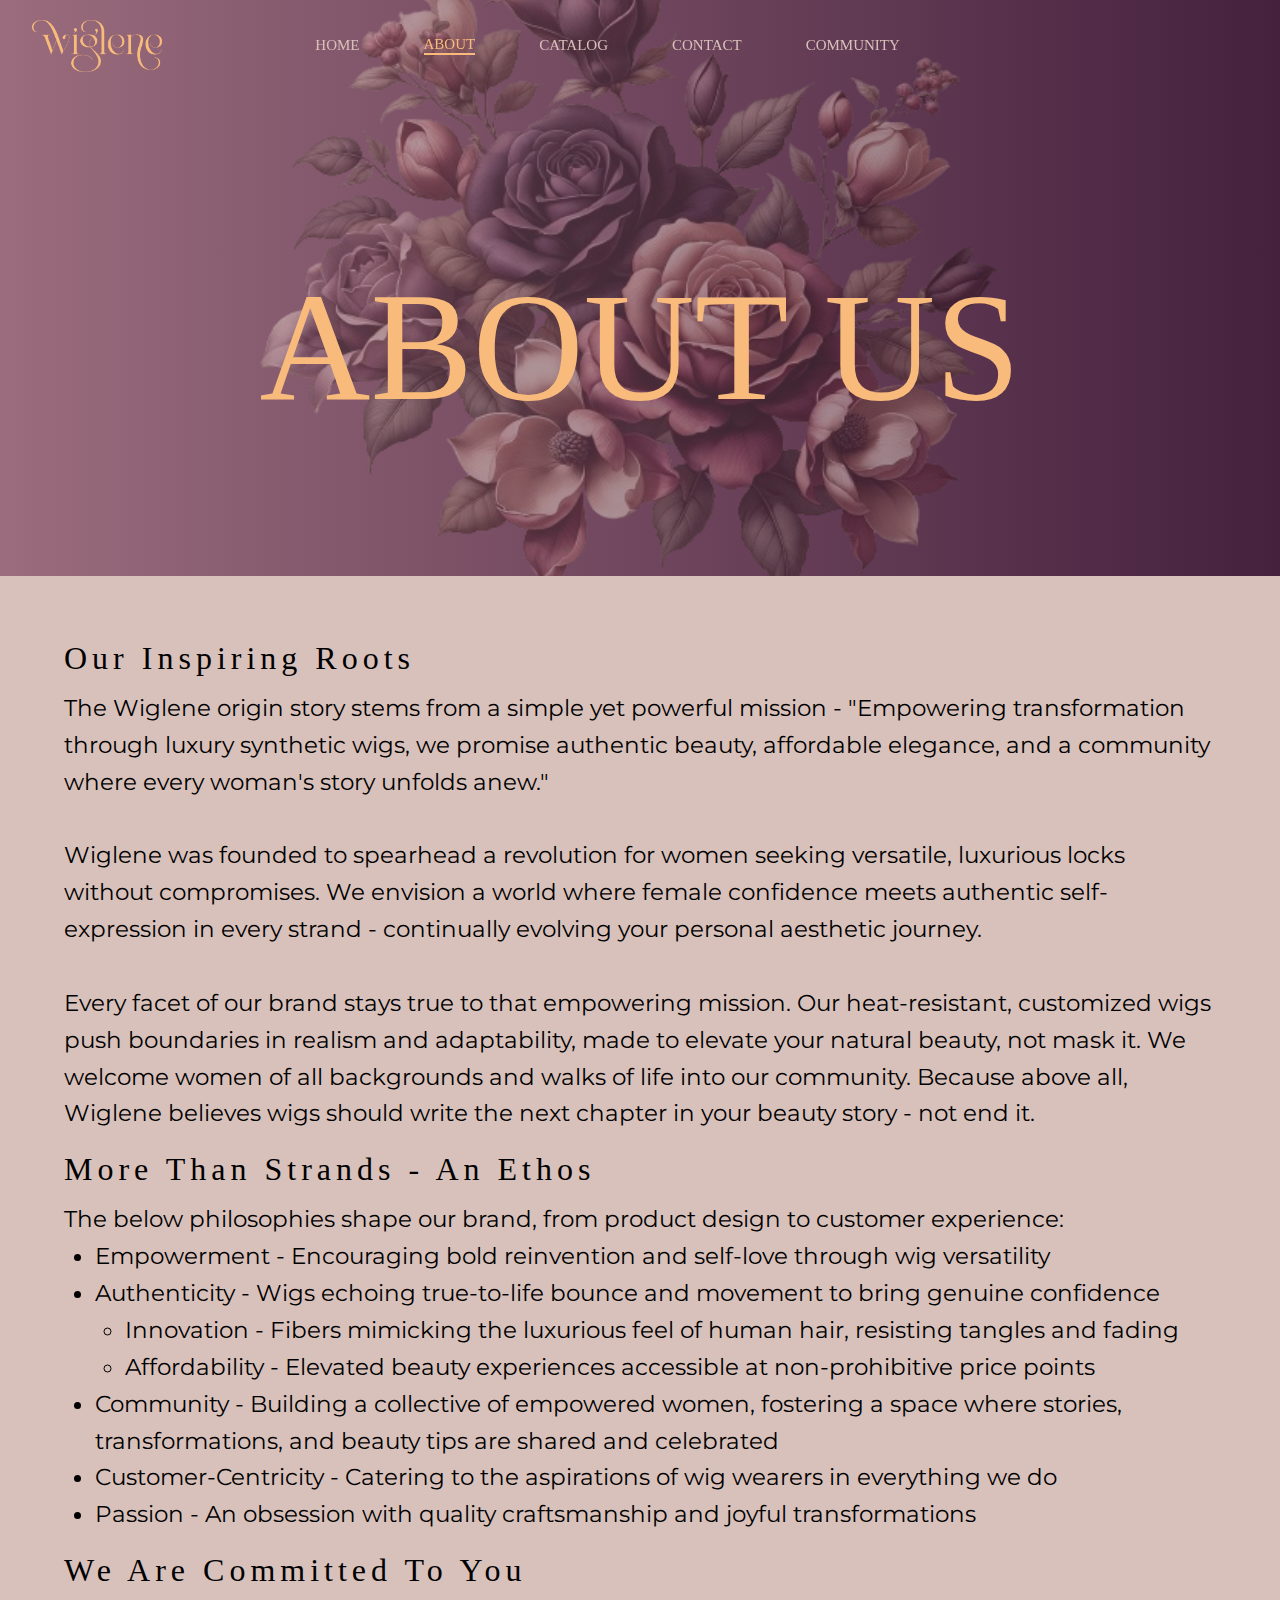
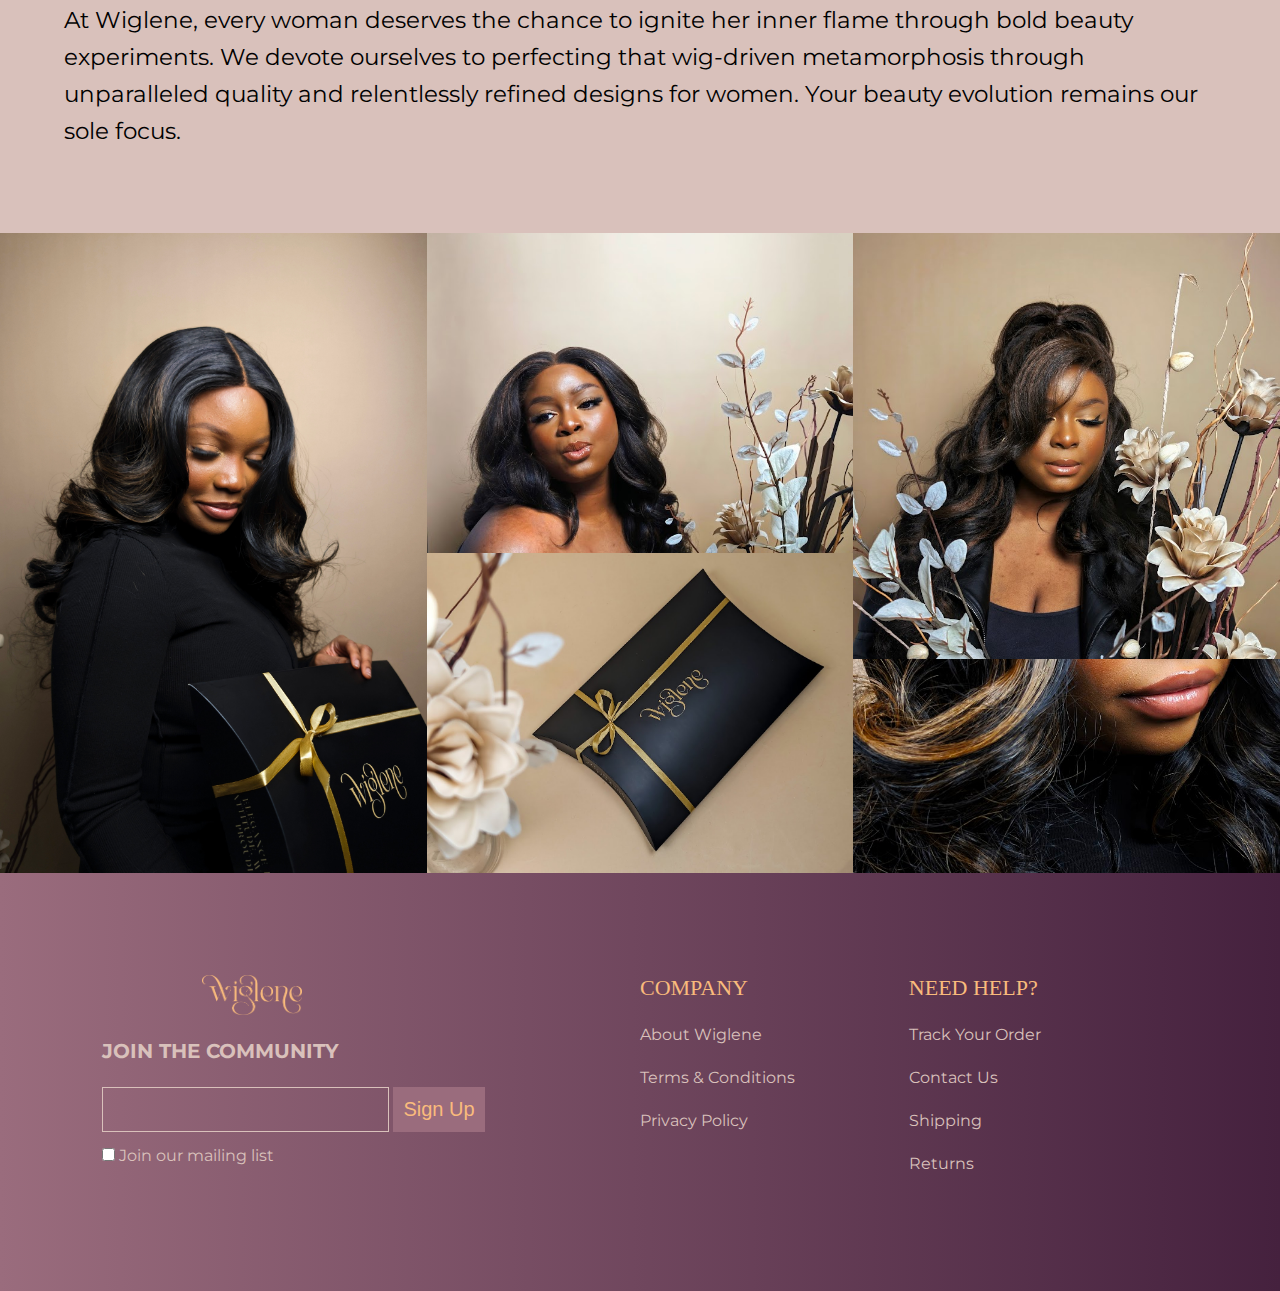
<file: about.html>
<!DOCTYPE html>
<html lang="en">
  <head>
    <meta charset="UTF-8" />
    <meta name="viewport" content="width=device-width, initial-scale=1.0" />
    <title>Havilah</title>
    <link rel="icon" href="images/favicon.png" type="image/png" />
    <!-- FONT AWESOME -->
    <link
      rel="stylesheet"
      href="https://cdnjs.cloudflare.com/ajax/libs/font-awesome/6.5.1/css/all.min.css"
      integrity="sha512-DTOQO9RWCH3ppGqcWaEA1BIZOC6xxalwEsw9c2QQeAIftl+Vegovlnee1c9QX4TctnWMn13TZye+giMm8e2LwA=="
      crossorigin="anonymous"
      referrerpolicy="no-referrer"
    />
    <!-- MY CSS -->
    <link rel="stylesheet" href="./css/all.css" />
  </head>
  <body>
    <!-- NAVBAR -->
    <nav class="nav">
      <div class="logo">
        <img src="images/logo.png" alt="logo" />
      </div>
      <div class="nav-links-container">
        <a href="./index.html" class="nav-link">HOME</a>
        <a href="./about.html" class="nav-link active">ABOUT</a>
        <a href="./catalog.html" class="nav-link">CATALOG</a>
        <a href="./contact.html" class="nav-link">CONTACT</a>
        <a href="./community.html" class="nav-link">COMMUNITY</a>
      </div>
      <div class="icons-container">
        <div class="icon"><i class="fa-solid fa-heart"></i></div>
        <div class="icon"><i class="fa-solid fa-magnifying-glass"></i></div>
        <div class="icon"><i class="fa-solid fa-user"></i></div>
        <div class="icon"><i class="fa-solid fa-bag-shopping"></i></div>
      </div>
      <i
        class="fa-solid fa-bars-staggered menu-bars"
        onclick="showSidebar()"
      ></i>
      <!-- SIDEBAR -->
      <div class="sidebar hide">
        <i class="fa-solid fa-x" onclick="hideSidebar()"></i>
        <div class="sidebar-nav-links-container">
          <a href="./index.html" class="nav-link">HOME</a>
          <a href="./about.html" class="nav-link active">ABOUT</a>
          <a href="./catalog.html" class="nav-link">CATALOG</a>
          <a href="./contact.html" class="nav-link">CONTACT</a>
          <a href="./community.html" class="nav-link">COMMUNITY</a>
        </div>
        <div class="sidebar-icons-container">
          <div class="icon"><i class="fa-solid fa-heart"></i></div>
          <div class="icon"><i class="fa-solid fa-magnifying-glass"></i></div>
          <div class="icon"><i class="fa-solid fa-user"></i></div>
          <div class="icon"><i class="fa-solid fa-bag-shopping"></i></div>
        </div>
      </div>
    </nav>
    <!-- ABOUT HEADER -->
    <section class="about__header__container">
      <div class="about__header__img__container"></div>
      <div class="about__header__title">ABOUT US</div>
    </section>
    <!-- ABOUT DESCRIPTION -->
    <section class="description__container">
      <h2 class="description__heading">Our Inspiring Roots</h2>
      <p class="description__paragraph">
        The Wiglene origin story stems from a simple yet powerful mission -
        "Empowering transformation through luxury synthetic wigs, we promise
        authentic beauty, affordable elegance, and a community where every
        woman's story unfolds anew."<br /><br />Wiglene was founded to spearhead
        a revolution for women seeking versatile, luxurious locks without
        compromises. We envision a world where female confidence meets authentic
        self-expression in every strand - continually evolving your personal
        aesthetic journey.<br /><br />Every facet of our brand stays true to
        that empowering mission. Our heat-resistant, customized wigs push
        boundaries in realism and adaptability, made to elevate your natural
        beauty, not mask it. We welcome women of all backgrounds and walks of
        life into our community. Because above all, Wiglene believes wigs should
        write the next chapter in your beauty story - not end it.
      </p>
      <h2 class="description__heading">More Than Strands - An Ethos</h2>
      <div class="description__paragraph">
        The below philosophies shape our brand, from product design to customer
        experience:
        <ul>
          <li>
            Empowerment - Encouraging bold reinvention and self-love through wig
            versatility
          </li>
          <li>
            Authenticity - Wigs echoing true-to-life bounce and movement to
            bring genuine confidence
            <ul>
              <li>
                Innovation - Fibers mimicking the luxurious feel of human hair,
                resisting tangles and fading
              </li>
              <li>
                Affordability - Elevated beauty experiences accessible at
                non-prohibitive price points
              </li>
            </ul>
          </li>
          <li>
            Community - Building a collective of empowered women, fostering a
            space where stories, transformations, and beauty tips are shared and
            celebrated
          </li>
          <li>
            Customer-Centricity - Catering to the aspirations of wig wearers in
            everything we do
          </li>
          <li>
            Passion - An obsession with quality craftsmanship and joyful
            transformations
          </li>
        </ul>
      </div>
      <h2 class="description__heading">We Are Committed To You</h2>
      <p class="description__paragraph">
        At Wiglene, every woman deserves the chance to ignite her inner flame
        through bold beauty experiments. We devote ourselves to perfecting that
        wig-driven metamorphosis through unparalleled quality and relentlessly
        refined designs for women. Your beauty evolution remains our sole focus.
      </p>
    </section>
    <!-- IMAGE GALLERY -->
    <section class="image__gallery__container">
      <div class="image__gallery__item image__gallery__item__1"></div>
      <div class="image__gallery__item image__gallery__item__2"></div>
      <div class="image__gallery__item image__gallery__item__3"></div>
      <div class="image__gallery__item image__gallery__item__4"></div>
      <div class="image__gallery__item image__gallery__item__5"></div>
    </section>
    <!-- FOOTER -->
    <footer class="footer">
      <div class="footer-col footer-col-1">
        <img src="images/logo.png" alt="Logo" class="footer-logo" />
        <p class="footer-paragraph">join the community</p>
        <form action="" class="footer__form">
          <div>
            <input type="email" />
            <button type="submit">Sign Up</button>
          </div>
          <div>
            <input type="checkbox" name="" id="joinOurMailingList" />
            <label for="joinOurMailingList">Join our mailing list</label>
          </div>
        </form>
        <div class="social-icons-container">
          <i class="icon fa-brands fa-solid fa-instagram"></i>
          <i class="icon fa-brands fa-pinterest"></i>
          <i class="icon fa-brands fa-tiktok"></i>
        </div>
      </div>
      <div class="footer-col footer-col-2">
        <span class="footer-links-title">COMPANY</span>
        <span class="footer-link">About Wiglene</span>
        <span class="footer-link">Terms & Conditions</span>
        <span class="footer-link">Privacy Policy</span>
      </div>
      <div class="footer-col footer-col-3">
        <span class="footer-links-title">NEED HELP?</span>
        <span class="footer-link">Track Your Order</span>
        <span class="footer-link">Contact Us</span>
        <span class="footer-link">Shipping</span>
        <span class="footer-link">Returns</span>
      </div>
    </footer>
    <!-- NAVBAR JS -->
    <script src="./js/navbar.js"></script>
  </body>
</html>
</file>
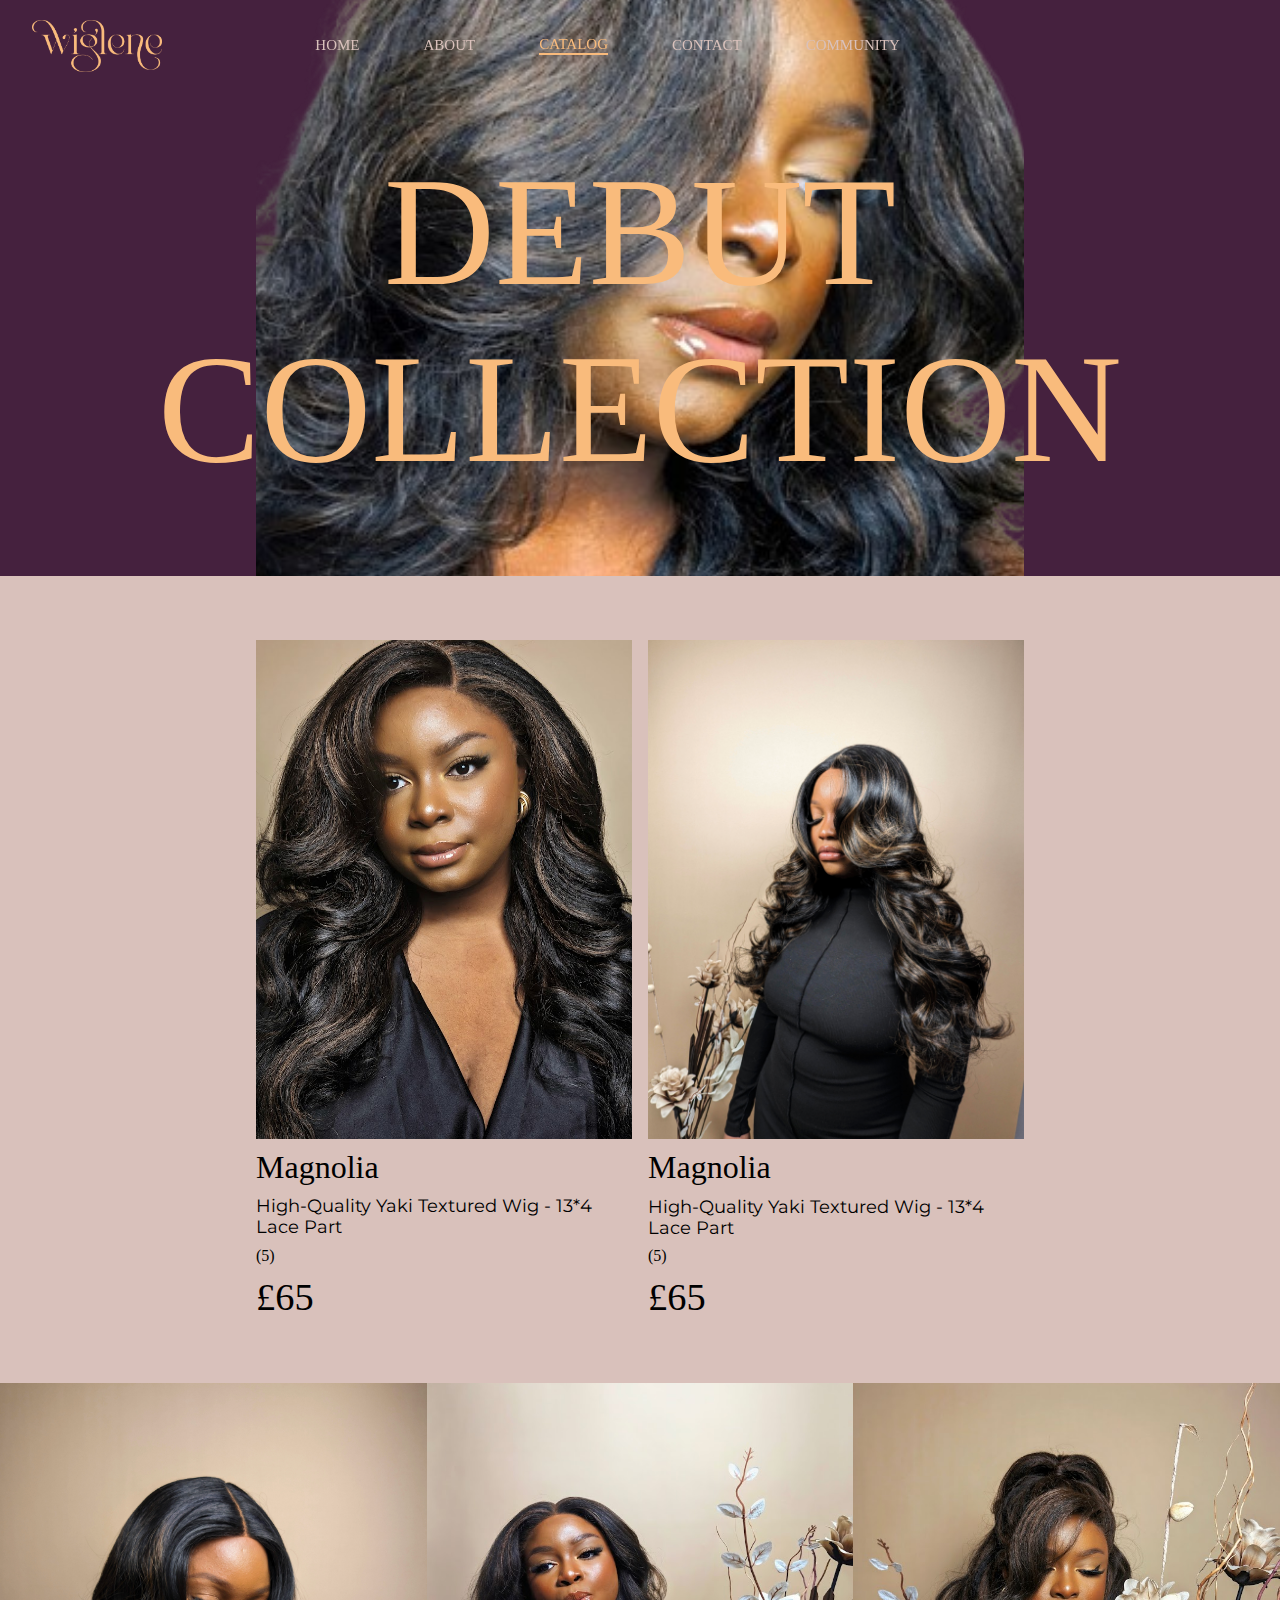
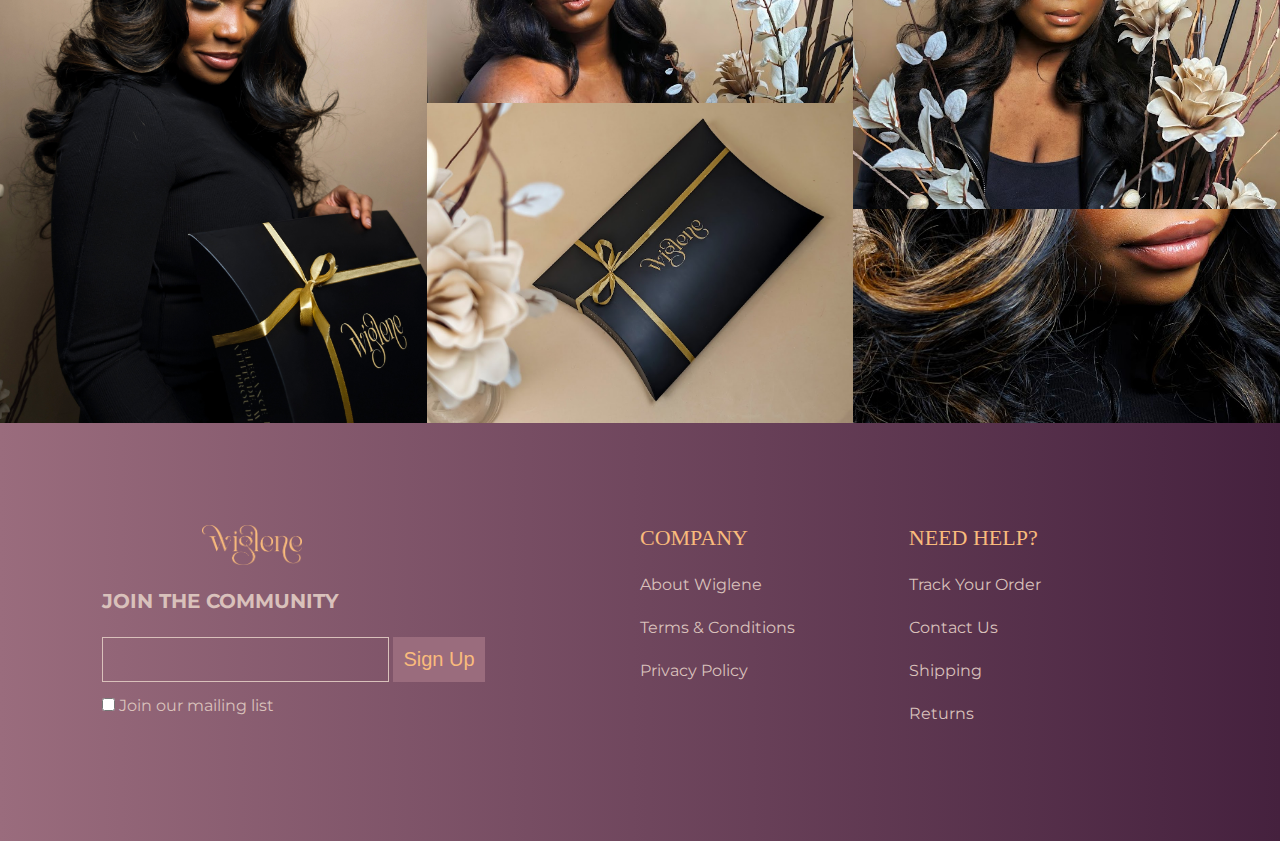
<file: catalog.html>
<!DOCTYPE html>
<html lang="en">
  <head>
    <meta charset="UTF-8" />
    <meta name="viewport" content="width=device-width, initial-scale=1.0" />
    <title>Havilah</title>
    <link rel="icon" href="images/favicon.png" type="image/png" />
    <!-- FONT AWESOME -->
    <link
      rel="stylesheet"
      href="https://cdnjs.cloudflare.com/ajax/libs/font-awesome/6.5.1/css/all.min.css"
      integrity="sha512-DTOQO9RWCH3ppGqcWaEA1BIZOC6xxalwEsw9c2QQeAIftl+Vegovlnee1c9QX4TctnWMn13TZye+giMm8e2LwA=="
      crossorigin="anonymous"
      referrerpolicy="no-referrer"
    />
    <!-- MY CSS -->
    <link rel="stylesheet" href="./css/all.css" />
  </head>
  <body>
    <!-- NAVBAR -->
    <nav class="nav">
      <div class="logo">
        <img src="images/logo.png" alt="logo" />
      </div>
      <div class="nav-links-container">
        <a href="./index.html" class="nav-link">HOME</a>
        <a href="./about.html" class="nav-link">ABOUT</a>
        <a href="./catalog.html" class="nav-link active">CATALOG</a>
        <a href="./contact.html" class="nav-link">CONTACT</a>
        <a href="./community.html" class="nav-link">COMMUNITY</a>
      </div>
      <div class="icons-container">
        <div class="icon"><i class="fa-solid fa-heart"></i></div>
        <div class="icon"><i class="fa-solid fa-magnifying-glass"></i></div>
        <div class="icon"><i class="fa-solid fa-user"></i></div>
        <div class="icon"><i class="fa-solid fa-bag-shopping"></i></div>
      </div>
      <i
        class="fa-solid fa-bars-staggered menu-bars"
        onclick="showSidebar()"
      ></i>
      <!-- SIDEBAR -->
      <div class="sidebar">
        <i class="fa-solid fa-x" onclick="hideSidebar()"></i>
        <div class="sidebar-nav-links-container">
          <a href="./index.html" class="nav-link">HOME</a>
          <a href="./about.html" class="nav-link">ABOUT</a>
          <a href="./catalog.html" class="nav-link active">CATALOG</a>
          <a href="./contact.html" class="nav-link">CONTACT</a>
          <a href="./community.html" class="nav-link">COMMUNITY</a>
        </div>
        <div class="sidebar-icons-container">
          <div class="icon"><i class="fa-solid fa-heart"></i></div>
          <div class="icon"><i class="fa-solid fa-magnifying-glass"></i></div>
          <div class="icon"><i class="fa-solid fa-user"></i></div>
          <div class="icon"><i class="fa-solid fa-bag-shopping"></i></div>
        </div>
      </div>
    </nav>
    <!-- CATALOG HEADER -->
    <section class="catalog__header__container">
      <div class="catalog__header__flower__container"></div>
      <div class="catalog__header__img__container"></div>
      <div class="catalog__header__title">DEBUT<br />COLLECTION</div>
    </section>
    <!-- CATALOG CONTAINER -->
    <div class="catalogs__container">
      <div class="catalogs">
        <div class="catalog__item">
          <div class="catalog__item__img__container">
            <img src="./images/catalog-image-1.jpg" alt="" />
          </div>
          <div class="catalog__item__title">Magnolia</div>
          <div class="catalog__item__description">
            High-Quality Yaki Textured Wig - 13*4 Lace Part
          </div>
          <div class="catalog__item__rating">
            <i class="fa-solid fa-star"></i><i class="fa-solid fa-star"></i
            ><i class="fa-solid fa-star"></i><i class="fa-solid fa-star"></i
            ><i class="fa-solid fa-star"></i>
            (5)
          </div>
          <div class="catalog__item__price">£65</div>
        </div>
        <div class="catalog__item">
          <div class="catalog__item__img__container">
            <img src="./images/catalog-image-2.jpg" alt="" />
          </div>
          <div class="catalog__item__title">Magnolia</div>
          <div class="catalog__item__description">
            High-Quality Yaki Textured Wig - 13*4 Lace Part
          </div>
          <div class="catalog__item__rating">
            <i class="fa-solid fa-star"></i><i class="fa-solid fa-star"></i
            ><i class="fa-solid fa-star"></i><i class="fa-solid fa-star"></i
            ><i class="fa-solid fa-star"></i> (5)
          </div>
          <div class="catalog__item__price">£65</div>
        </div>
      </div>
    </div>
    <!-- IMAGE GALLERY -->
    <section class="image__gallery__container">
      <div class="image__gallery__item image__gallery__item__1"></div>
      <div class="image__gallery__item image__gallery__item__2"></div>
      <div class="image__gallery__item image__gallery__item__3"></div>
      <div class="image__gallery__item image__gallery__item__4"></div>
      <div class="image__gallery__item image__gallery__item__5"></div>
    </section>
    <!-- FOOTER -->
    <footer class="footer">
      <div class="footer-col footer-col-1">
        <img src="images/logo.png" alt="Logo" class="footer-logo" />
        <p class="footer-paragraph">join the community</p>
        <form action="" class="footer__form">
          <div>
            <input type="email" />
            <button type="submit">Sign Up</button>
          </div>
          <div>
            <input type="checkbox" name="" id="joinOurMailingList" />
            <label for="joinOurMailingList">Join our mailing list</label>
          </div>
        </form>
        <div class="social-icons-container">
          <i class="icon fa-brands fa-solid fa-instagram"></i>
          <i class="icon fa-brands fa-pinterest"></i>
          <i class="icon fa-brands fa-tiktok"></i>
        </div>
      </div>
      <div class="footer-col footer-col-2">
        <span class="footer-links-title">COMPANY</span>
        <span class="footer-link">About Wiglene</span>
        <span class="footer-link">Terms & Conditions</span>
        <span class="footer-link">Privacy Policy</span>
      </div>
      <div class="footer-col footer-col-3">
        <span class="footer-links-title">NEED HELP?</span>
        <span class="footer-link">Track Your Order</span>
        <span class="footer-link">Contact Us</span>
        <span class="footer-link">Shipping</span>
        <span class="footer-link">Returns</span>
      </div>
    </footer>
    <!-- NAVBAR JS -->
    <script src="./js/navbar.js"></script>
  </body>
</html>
</file>
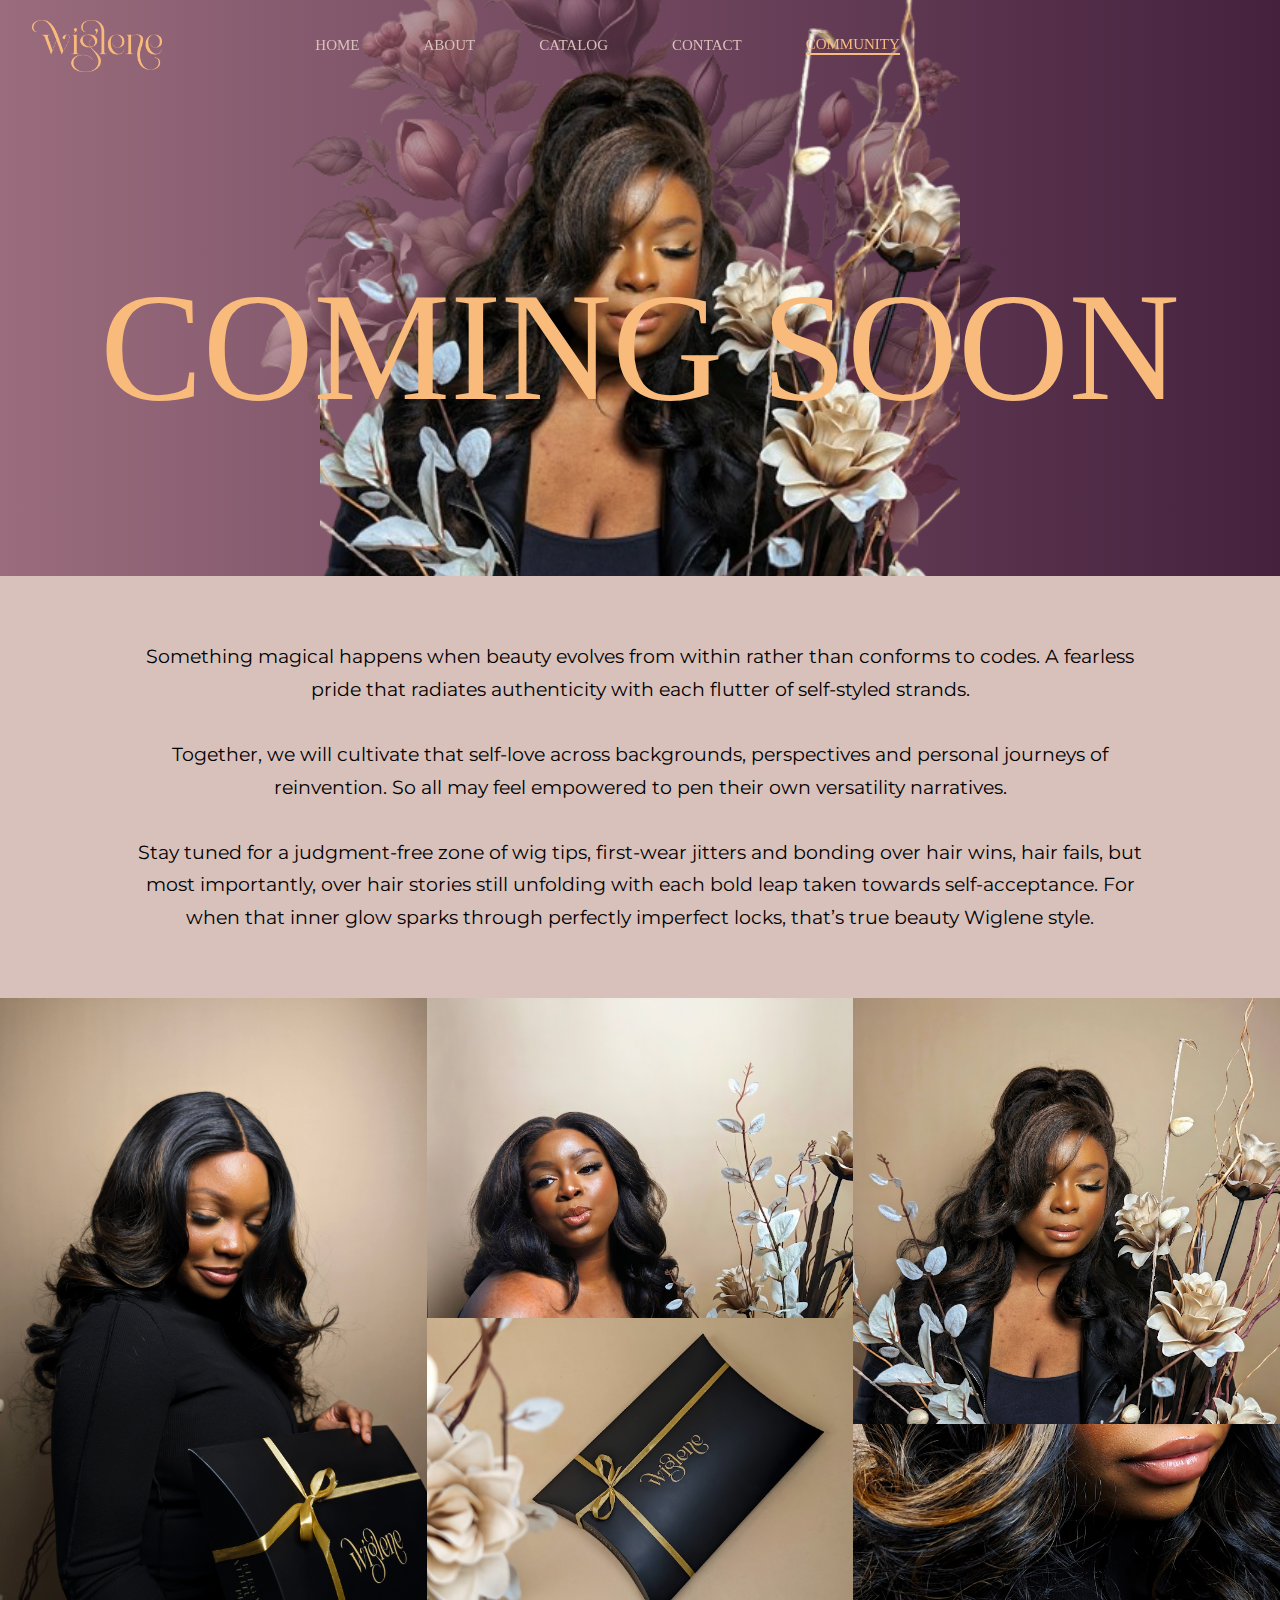
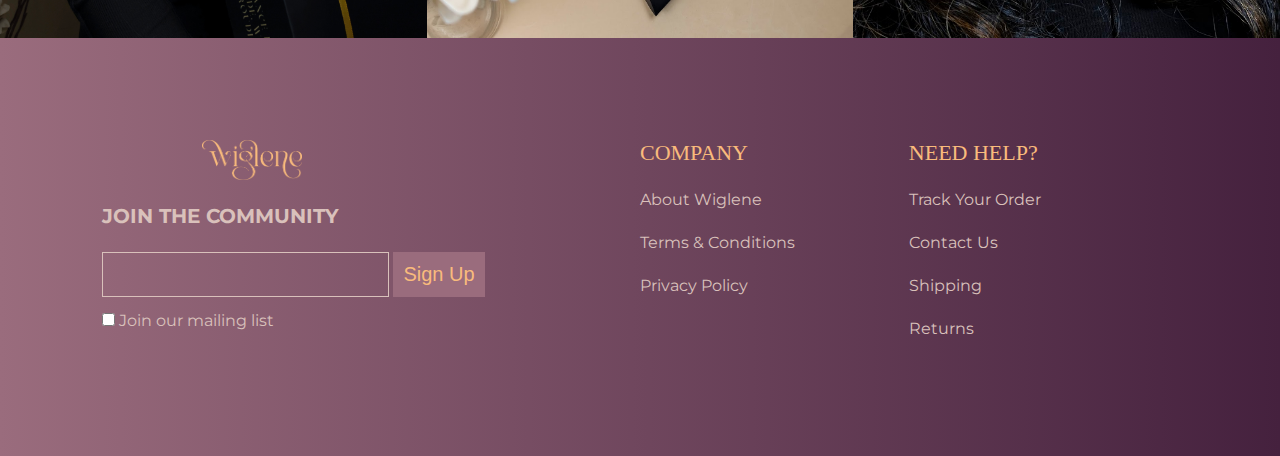
<file: community.html>
<!DOCTYPE html>
<html lang="en">
  <head>
    <meta charset="UTF-8" />
    <meta name="viewport" content="width=device-width, initial-scale=1.0" />
    <title>Havilah</title>
    <link rel="icon" href="images/favicon.png" type="image/png" />
    <!-- FONT AWESOME -->
    <link
      rel="stylesheet"
      href="https://cdnjs.cloudflare.com/ajax/libs/font-awesome/6.5.1/css/all.min.css"
      integrity="sha512-DTOQO9RWCH3ppGqcWaEA1BIZOC6xxalwEsw9c2QQeAIftl+Vegovlnee1c9QX4TctnWMn13TZye+giMm8e2LwA=="
      crossorigin="anonymous"
      referrerpolicy="no-referrer"
    />
    <!-- MY CSS -->
    <link rel="stylesheet" href="./css/all.css" />
  </head>
  <body>
    <!-- NAVBAR -->
    <nav class="nav">
      <div class="logo">
        <img src="images/logo.png" alt="logo" />
      </div>
      <div class="nav-links-container">
        <a href="./index.html" class="nav-link">HOME</a>
        <a href="./about.html" class="nav-link">ABOUT</a>
        <a href="./catalog.html" class="nav-link">CATALOG</a>
        <a href="./contact.html" class="nav-link">CONTACT</a>
        <a href="./community.html" class="nav-link active">COMMUNITY</a>
      </div>
      <div class="icons-container">
        <div class="icon"><i class="fa-solid fa-heart"></i></div>
        <div class="icon"><i class="fa-solid fa-magnifying-glass"></i></div>
        <div class="icon"><i class="fa-solid fa-user"></i></div>
        <div class="icon"><i class="fa-solid fa-bag-shopping"></i></div>
      </div>
      <i
        class="fa-solid fa-bars-staggered menu-bars"
        onclick="showSidebar()"
      ></i>
      <!-- SIDEBAR -->
      <div class="sidebar">
        <i class="fa-solid fa-x" onclick="hideSidebar()"></i>
        <div class="sidebar-nav-links-container">
          <a href="./index.html" class="nav-link">HOME</a>
          <a href="./about.html" class="nav-link">ABOUT</a>
          <a href="./catalog.html" class="nav-link">CATALOG</a>
          <a href="./contact.html" class="nav-link">CONTACT</a>
          <a href="./community.html" class="nav-link active">COMMUNITY</a>
        </div>
        <div class="sidebar-icons-container">
          <div class="icon"><i class="fa-solid fa-heart"></i></div>
          <div class="icon"><i class="fa-solid fa-magnifying-glass"></i></div>
          <div class="icon"><i class="fa-solid fa-user"></i></div>
          <div class="icon"><i class="fa-solid fa-bag-shopping"></i></div>
        </div>
      </div>
    </nav>
    <!-- COMMUNITY HEADER -->
    <section class="community__header__container">
      <div class="community__header__flower__container"></div>
      <div class="community__header__img__container"></div>
      <div class="community__header__title">COMING SOON</div>
    </section>
    <section class="community__description__container">
      Something magical happens when beauty evolves from within rather than
      conforms to codes. A fearless pride that radiates authenticity with each
      flutter of self-styled strands.<br /><br />Together, we will cultivate
      that self-love across backgrounds, perspectives and personal journeys of
      reinvention. So all may feel empowered to pen their own versatility
      narratives.<br /><br />Stay tuned for a judgment-free zone of wig tips,
      first-wear jitters and bonding over hair wins, hair fails, but most
      importantly, over hair stories still unfolding with each bold leap taken
      towards self-acceptance. For when that inner glow sparks through perfectly
      imperfect locks, that’s true beauty Wiglene style.
    </section>
    <!-- IMAGE GALLERY -->
    <section class="image__gallery__container">
      <div class="image__gallery__item image__gallery__item__1"></div>
      <div class="image__gallery__item image__gallery__item__2"></div>
      <div class="image__gallery__item image__gallery__item__3"></div>
      <div class="image__gallery__item image__gallery__item__4"></div>
      <div class="image__gallery__item image__gallery__item__5"></div>
    </section>
    <!-- FOOTER -->
    <footer class="footer">
      <div class="footer-col footer-col-1">
        <img src="images/logo.png" alt="Logo" class="footer-logo" />
        <p class="footer-paragraph">join the community</p>
        <form action="" class="footer__form">
          <div>
            <input type="email" />
            <button type="submit">Sign Up</button>
          </div>
          <div>
            <input type="checkbox" name="" id="joinOurMailingList" />
            <label for="joinOurMailingList">Join our mailing list</label>
          </div>
        </form>
        <div class="social-icons-container">
          <i class="icon fa-brands fa-solid fa-instagram"></i>
          <i class="icon fa-brands fa-pinterest"></i>
          <i class="icon fa-brands fa-tiktok"></i>
        </div>
      </div>
      <div class="footer-col footer-col-2">
        <span class="footer-links-title">COMPANY</span>
        <span class="footer-link">About Wiglene</span>
        <span class="footer-link">Terms & Conditions</span>
        <span class="footer-link">Privacy Policy</span>
      </div>
      <div class="footer-col footer-col-3">
        <span class="footer-links-title">NEED HELP?</span>
        <span class="footer-link">Track Your Order</span>
        <span class="footer-link">Contact Us</span>
        <span class="footer-link">Shipping</span>
        <span class="footer-link">Returns</span>
      </div>
    </footer>
    <!-- NAVBAR JS -->
    <script src="./js/navbar.js"></script>
  </body>
</html>
</file>
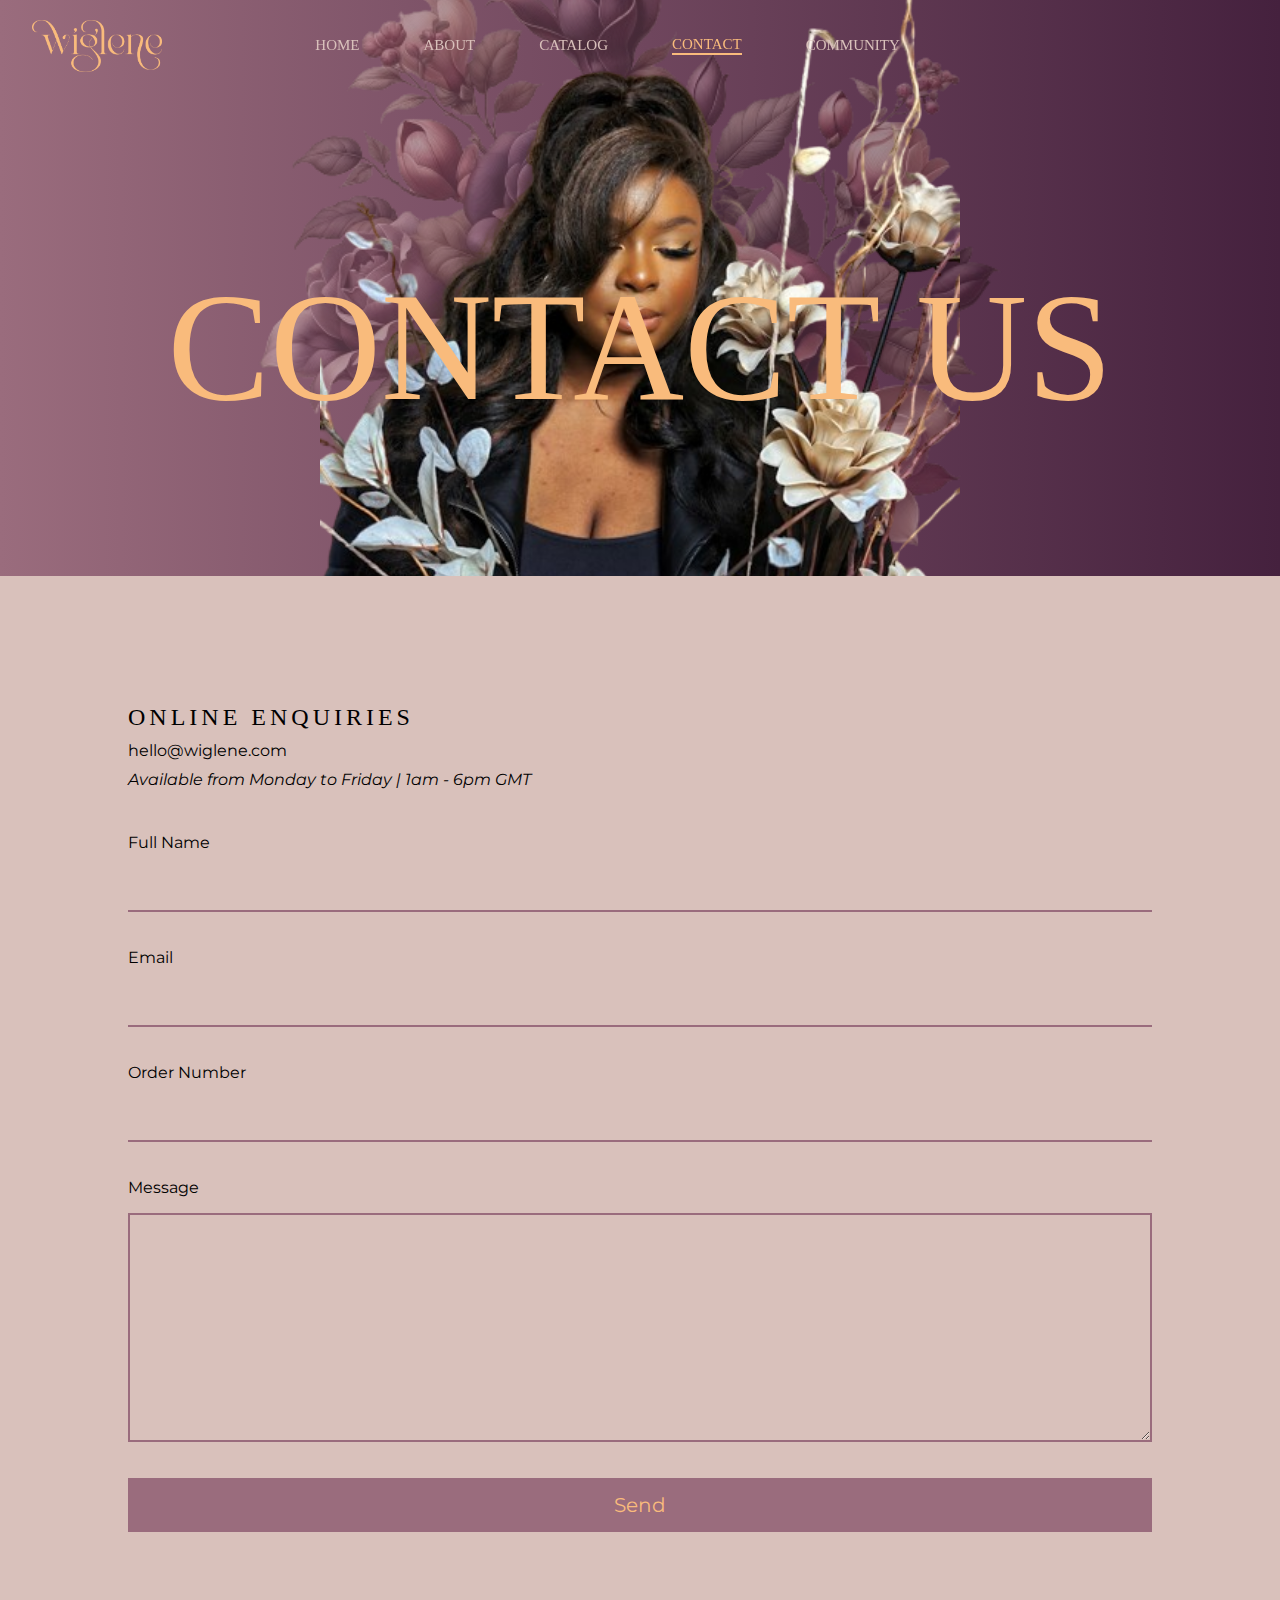
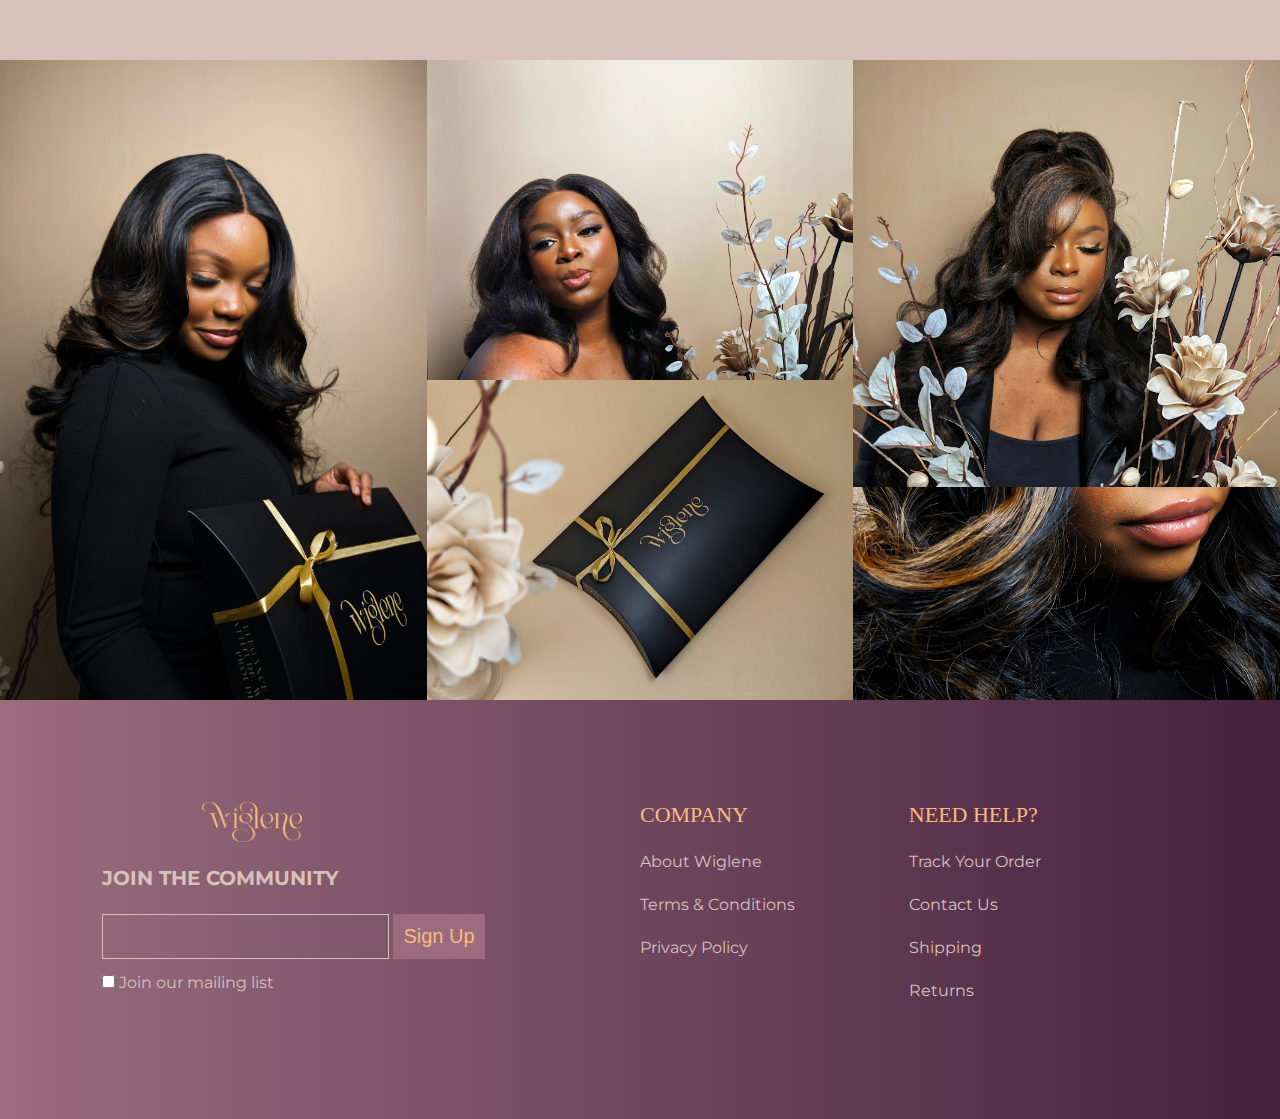
<file: contact.html>
<!DOCTYPE html>
<html lang="en">
  <head>
    <meta charset="UTF-8" />
    <meta name="viewport" content="width=device-width, initial-scale=1.0" />
    <title>Havilah</title>
    <link rel="icon" href="images/favicon.png" type="image/png" />
    <!-- FONT AWESOME -->
    <link
      rel="stylesheet"
      href="https://cdnjs.cloudflare.com/ajax/libs/font-awesome/6.5.1/css/all.min.css"
      integrity="sha512-DTOQO9RWCH3ppGqcWaEA1BIZOC6xxalwEsw9c2QQeAIftl+Vegovlnee1c9QX4TctnWMn13TZye+giMm8e2LwA=="
      crossorigin="anonymous"
      referrerpolicy="no-referrer"
    />
    <!-- MY CSS -->
    <link rel="stylesheet" href="./css/all.css" />
  </head>
  <body>
    <!-- NAVBAR -->
    <nav class="nav">
      <div class="logo">
        <img src="images/logo.png" alt="logo" />
      </div>
      <div class="nav-links-container">
        <a href="./index.html" class="nav-link">HOME</a>
        <a href="./about.html" class="nav-link">ABOUT</a>
        <a href="./catalog.html" class="nav-link">CATALOG</a>
        <a href="./contact.html" class="nav-link active">CONTACT</a>
        <a href="./community.html" class="nav-link">COMMUNITY</a>
      </div>
      <div class="icons-container">
        <div class="icon"><i class="fa-solid fa-heart"></i></div>
        <div class="icon"><i class="fa-solid fa-magnifying-glass"></i></div>
        <div class="icon"><i class="fa-solid fa-user"></i></div>
        <div class="icon"><i class="fa-solid fa-bag-shopping"></i></div>
      </div>
      <i
        class="fa-solid fa-bars-staggered menu-bars"
        onclick="showSidebar()"
      ></i>
      <!-- SIDEBAR -->
      <div class="sidebar">
        <i class="fa-solid fa-x" onclick="hideSidebar()"></i>
        <div class="sidebar-nav-links-container">
          <a href="./index.html" class="nav-link">HOME</a>
          <a href="./about.html" class="nav-link">ABOUT</a>
          <a href="./catalog.html" class="nav-link">CATALOG</a>
          <a href="./contact.html" class="nav-link active">CONTACT</a>
          <a href="./community.html" class="nav-link">COMMUNITY</a>
        </div>
        <div class="sidebar-icons-container">
          <div class="icon"><i class="fa-solid fa-heart"></i></div>
          <div class="icon"><i class="fa-solid fa-magnifying-glass"></i></div>
          <div class="icon"><i class="fa-solid fa-user"></i></div>
          <div class="icon"><i class="fa-solid fa-bag-shopping"></i></div>
        </div>
      </div>
    </nav>
    <!-- CONTACT HEADER -->
    <section class="contact__header__container">
      <div class="contact__header__flower__container"></div>
      <div class="contact__header__img__container"></div>
      <div class="contact__header__title">CONTACT US</div>
    </section>
    <!-- CONTACT CONTENT CONTAINER-->
    <section class="contact__content__container">
      <h2 class="contact__content__title">ONLINE ENQUIRIES</h2>
      <p class="contact__content__email">hello@wiglene.com</p>
      <p class="contact__content__time">
        Available from Monday to Friday | 1am - 6pm GMT
      </p>
      <div class="contact__form__container">
        <form
          action="#"
          id="contact_form"
          accept-charset="UTF-8"
          class="contact__form"
        >
          <label for="fullName">Full Name</label>
          <input type="text" id="fullName" name="fullName" />
          <label for="email">Email</label>
          <input type="email" id="email" name="email" />
          <label for="orderNumber">Order Number</label>
          <input type="text" id="orderNumber" name="orderNumber" />
          <label for="message">Message</label>
          <textarea rows="15" id="message" name="message"></textarea>
          <button type="submit">Send</button>
        </form>
      </div>
    </section>
    <!-- IMAGE GALLERY -->
    <section class="image__gallery__container">
      <div class="image__gallery__item image__gallery__item__1"></div>
      <div class="image__gallery__item image__gallery__item__2"></div>
      <div class="image__gallery__item image__gallery__item__3"></div>
      <div class="image__gallery__item image__gallery__item__4"></div>
      <div class="image__gallery__item image__gallery__item__5"></div>
    </section>
    <!-- FOOTER -->
    <footer class="footer">
      <div class="footer-col footer-col-1">
        <img src="images/logo.png" alt="Logo" class="footer-logo" />
        <p class="footer-paragraph">join the community</p>
        <form action="" class="footer__form">
          <div>
            <input type="email" />
            <button type="submit">Sign Up</button>
          </div>
          <div>
            <input type="checkbox" name="" id="joinOurMailingList" />
            <label for="joinOurMailingList">Join our mailing list</label>
          </div>
        </form>
        <div class="social-icons-container">
          <i class="icon fa-brands fa-solid fa-instagram"></i>
          <i class="icon fa-brands fa-pinterest"></i>
          <i class="icon fa-brands fa-tiktok"></i>
        </div>
      </div>
      <div class="footer-col footer-col-2">
        <span class="footer-links-title">COMPANY</span>
        <span class="footer-link">About Wiglene</span>
        <span class="footer-link">Terms & Conditions</span>
        <span class="footer-link">Privacy Policy</span>
      </div>
      <div class="footer-col footer-col-3">
        <span class="footer-links-title">NEED HELP?</span>
        <span class="footer-link">Track Your Order</span>
        <span class="footer-link">Contact Us</span>
        <span class="footer-link">Shipping</span>
        <span class="footer-link">Returns</span>
      </div>
    </footer>
    <!-- NAVBAR JS -->
    <script src="./js/navbar.js"></script>
  </body>
</html>
</file>
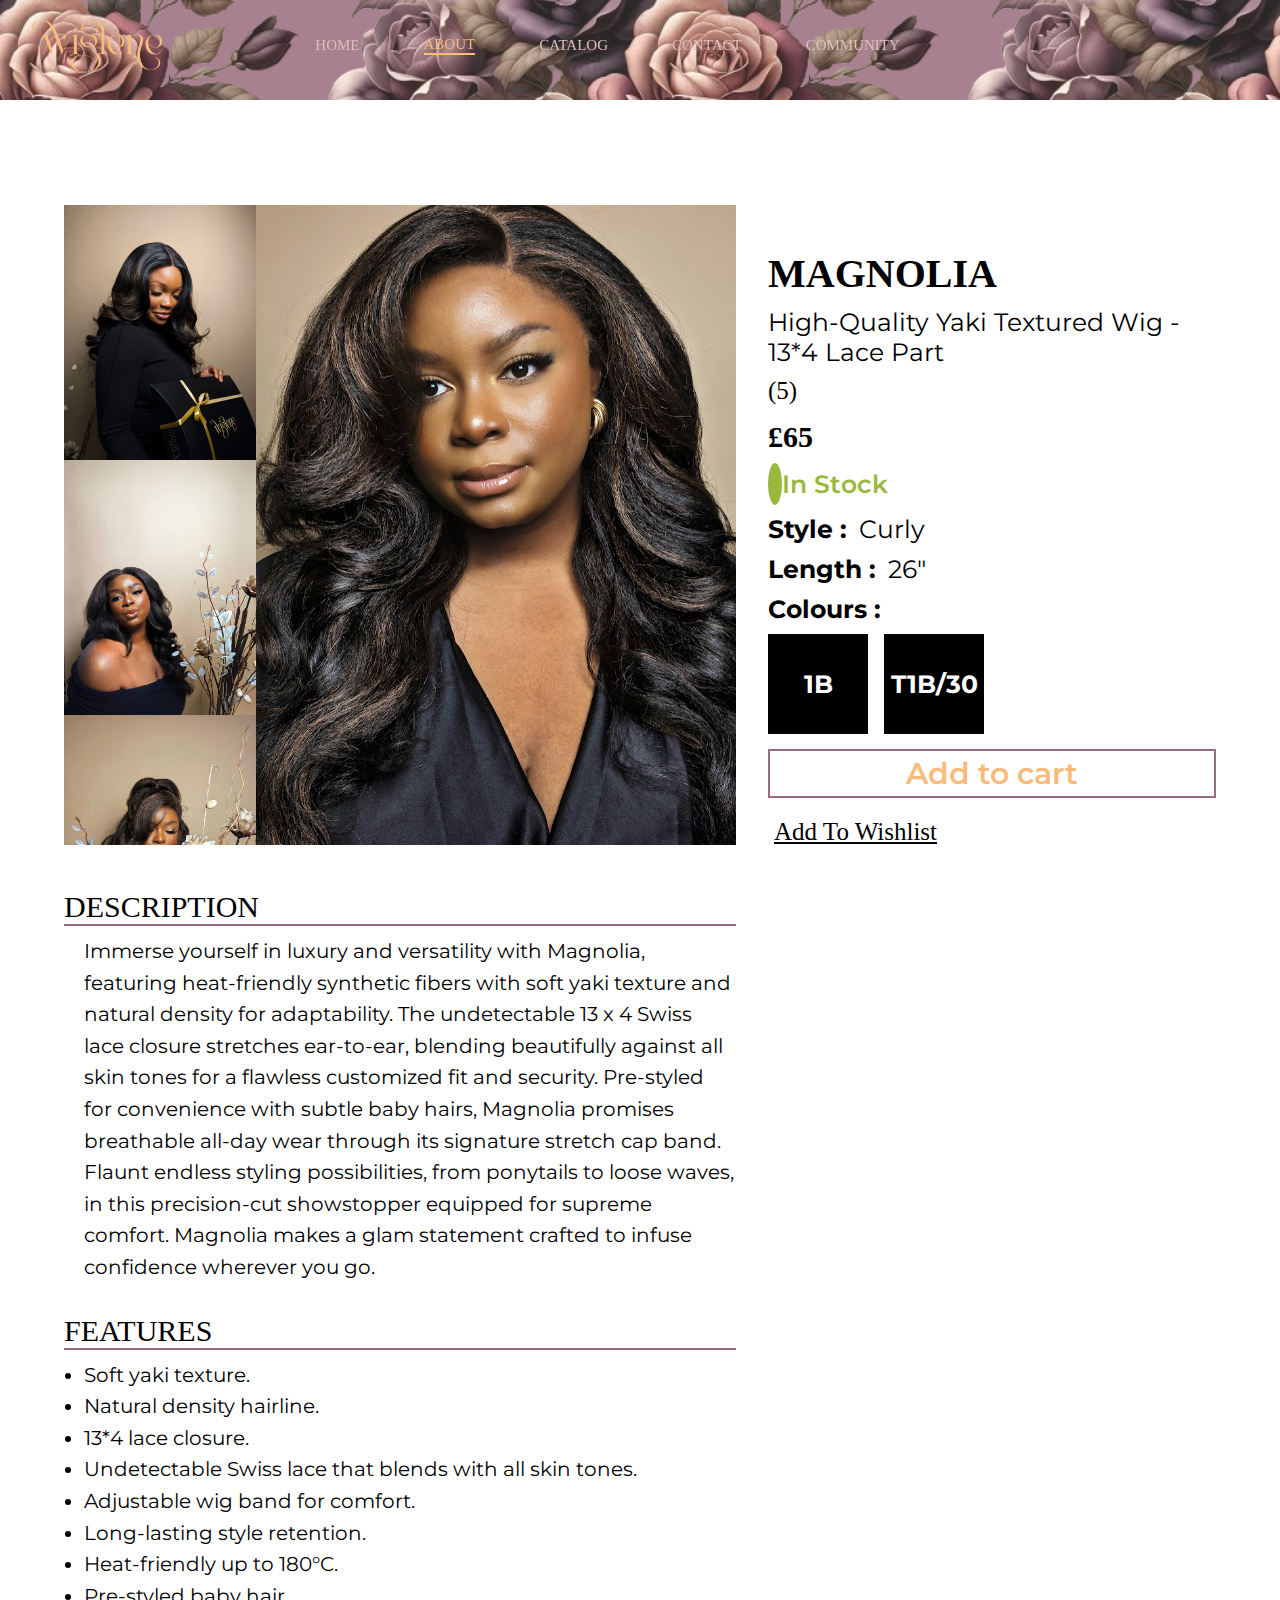
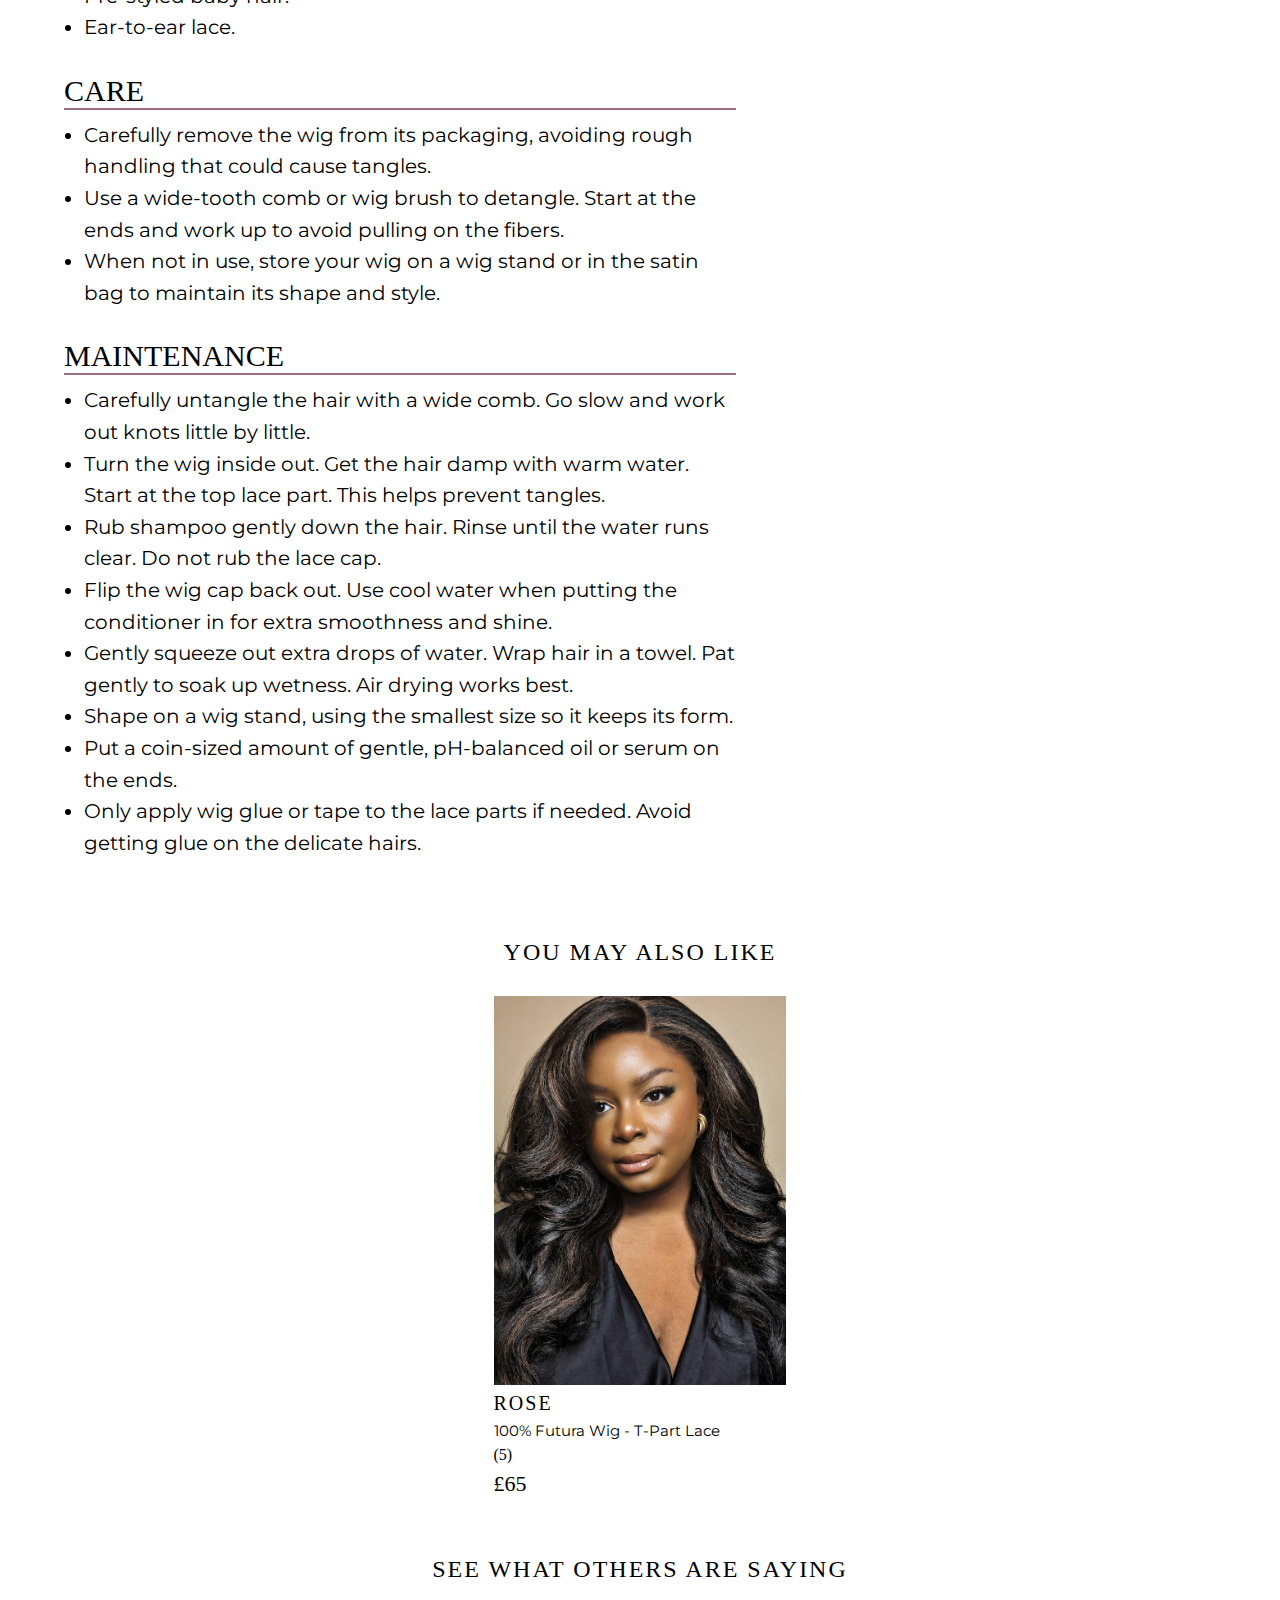
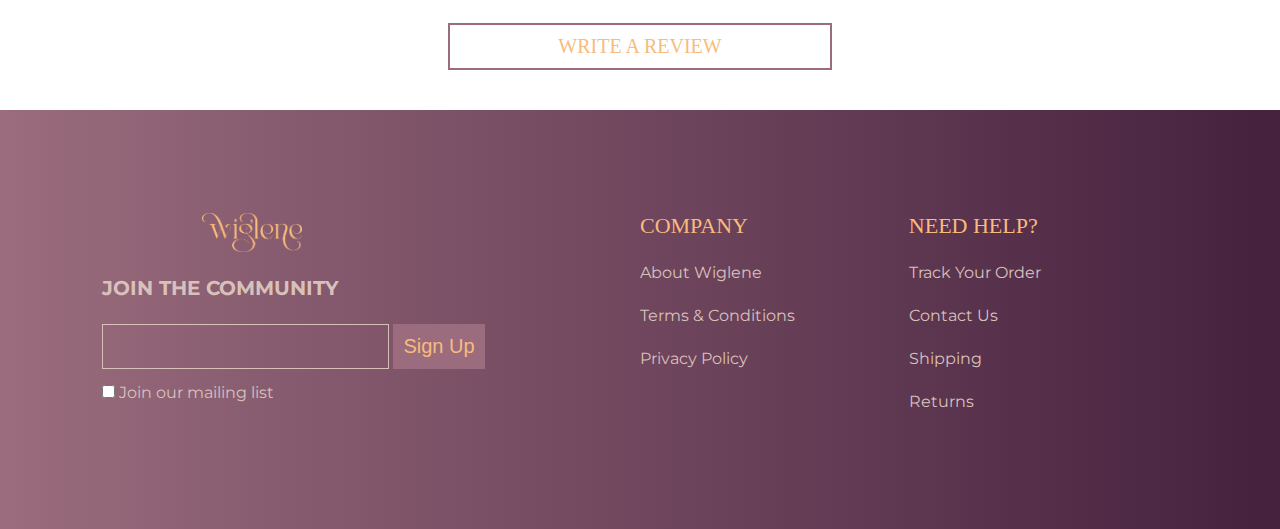
<file: product.html>
<!DOCTYPE html>
<html lang="en">
  <head>
    <meta charset="UTF-8" />
    <meta name="viewport" content="width=device-width, initial-scale=1.0" />
    <title>Havilah</title>
    <link rel="icon" href="images/favicon.png" type="image/png" />
    <!-- FONT AWESOME -->
    <link
      rel="stylesheet"
      href="https://cdnjs.cloudflare.com/ajax/libs/font-awesome/6.5.1/css/all.min.css"
      integrity="sha512-DTOQO9RWCH3ppGqcWaEA1BIZOC6xxalwEsw9c2QQeAIftl+Vegovlnee1c9QX4TctnWMn13TZye+giMm8e2LwA=="
      crossorigin="anonymous"
      referrerpolicy="no-referrer"
    />
    <!-- MY CSS -->
    <link rel="stylesheet" href="./css/all.css" />
  </head>
  <body>
    <!-- NAVBAR -->
    <nav class="nav">
      <div class="logo">
        <img src="images/logo.png" alt="logo" />
      </div>
      <div class="nav-links-container">
        <a href="./index.html" class="nav-link">HOME</a>
        <a href="./about.html" class="nav-link active">ABOUT</a>
        <a href="./catalog.html" class="nav-link">CATALOG</a>
        <a href="./contact.html" class="nav-link">CONTACT</a>
        <a href="./community.html" class="nav-link">COMMUNITY</a>
      </div>
      <div class="icons-container">
        <div class="icon"><i class="fa-solid fa-heart"></i></div>
        <div class="icon"><i class="fa-solid fa-magnifying-glass"></i></div>
        <div class="icon"><i class="fa-solid fa-user"></i></div>
        <div class="icon"><i class="fa-solid fa-bag-shopping"></i></div>
      </div>
      <i
        class="fa-solid fa-bars-staggered menu-bars"
        onclick="showSidebar()"
      ></i>
      <!-- SIDEBAR -->
      <div class="sidebar hide">
        <i class="fa-solid fa-x" onclick="hideSidebar()"></i>
        <div class="sidebar-nav-links-container">
          <a href="./index.html" class="nav-link">HOME</a>
          <a href="./about.html" class="nav-link active">ABOUT</a>
          <a href="./catalog.html" class="nav-link">CATALOG</a>
          <a href="./contact.html" class="nav-link">CONTACT</a>
          <a href="./community.html" class="nav-link">COMMUNITY</a>
        </div>
        <div class="sidebar-icons-container">
          <div class="icon"><i class="fa-solid fa-heart"></i></div>
          <div class="icon"><i class="fa-solid fa-magnifying-glass"></i></div>
          <div class="icon"><i class="fa-solid fa-user"></i></div>
          <div class="icon"><i class="fa-solid fa-bag-shopping"></i></div>
        </div>
      </div>
    </nav>
    <header class="product__header"></header>
    <section class="product__main__content__container">
      <div class="left__column">
        <div class="product__image__gallery__slider__container">
          <i class="fa-solid fa-angle-up"></i>
          <div class="image__gallery__slides">
            <img
              src="./images/image-gallery-1.jpg"
              alt=""
              class="image__gallery__slide"
            />
            <img
              src="./images/image-gallery-2.jpg"
              alt=""
              class="image__gallery__slide"
            />
            <img
              src="./images/image-gallery-3.jpg"
              alt=""
              class="image__gallery__slide"
            />
            <img
              src="./images/image-gallery-5.jpg"
              alt=""
              class="image__gallery__slide"
            />
            <img
              src="./images/image-gallery-5.jpg"
              alt=""
              class="image__gallery__slide"
            />
            <img
              src="./images/image-gallery-3.jpg"
              alt=""
              class="image__gallery__slide"
            />
            <img
              src="./images/image-gallery-3.jpg"
              alt=""
              class="image__gallery__slide"
            />
          </div>
          <i class="fa-solid fa-angle-down"></i>
        </div>
        <div class="product__image__gallery__main__image__container">
          <img src="./images/catalog-image-1.jpg" alt="" class="main__image" />
        </div>
      </div>
      <div class="right__column">
        <div class="product__details__container">
          <h1 class="product__title">magnolia</h1>
          <p>High-Quality Yaki Textured Wig - 13*4 Lace Part</p>
          <div class="product__rating">
            <i class="fa-solid fa-star"></i>
            <i class="fa-solid fa-star"></i>
            <i class="fa-solid fa-star"></i>
            <i class="fa-solid fa-star"></i>
            <i class="fa-solid fa-star"></i>
            (5)
          </div>
          <div class="product__price">£65</div>
          <div class="product__availability">
            <i class="fa-solid fa-check"></i>
            In Stock
          </div>
          <div class="product__style">Style :<span>Curly</span></div>
          <div class="product__length">Length :<span>26"</span></div>
          <div class="product__colours">
            <span>Colours :</span>
            <div class="colours">
              <span class="colour">1B</span>
              <span class="colour">T1B/30</span>
            </div>
          </div>
          <button class="product__add__to__cart__btn" type="button">
            Add to cart
          </button>
          <div class="product__add__to__wishlist">
            <i class="fa-regular fa-heart"></i>
            <a href="">Add To Wishlist</a>
          </div>
        </div>
      </div>
    </section>
    <section class="product__details">
      <div class="product__details__left__column">
        <div class="product__details__accordion">
          <div class="product__details__accordion__header">
            Description
            <i class="fa-solid fa-minus"></i>
          </div>
          <div class="product__details__accordion__body height__auto">
            <div>
              Immerse yourself in luxury and versatility with Magnolia,
              featuring heat-friendly synthetic fibers with soft yaki texture
              and natural density for adaptability. The undetectable 13 x 4
              Swiss lace closure stretches ear-to-ear, blending beautifully
              against all skin tones for a flawless customized fit and security.
              Pre-styled for convenience with subtle baby hairs, Magnolia
              promises breathable all-day wear through its signature stretch cap
              band. Flaunt endless styling possibilities, from ponytails to
              loose waves, in this precision-cut showstopper equipped for
              supreme comfort. Magnolia makes a glam statement crafted to infuse
              confidence wherever you go.
            </div>
          </div>
        </div>
        <div class="product__details__accordion">
          <div class="product__details__accordion__header">
            Features
            <i class="fa-solid fa-minus"></i>
          </div>
          <div class="product__details__accordion__body height__auto">
            <div>
              <ul>
                <li>Soft yaki texture.</li>
                <li>Natural density hairline.</li>
                <li>13*4 lace closure.</li>
                <li>
                  Undetectable Swiss lace that blends with all skin tones.
                </li>
                <li>Adjustable wig band for comfort.</li>
                <li>Long-lasting style retention.</li>
                <li>Heat-friendly up to 180°C.</li>
                <li>Pre-styled baby hair.</li>
                <li>Ear-to-ear lace.</li>
              </ul>
            </div>
          </div>
        </div>
        <div class="product__details__accordion">
          <div class="product__details__accordion__header">
            Care
            <i class="fa-solid fa-minus"></i>
          </div>
          <div class="product__details__accordion__body height__auto">
            <div>
              <ul>
                <li>
                  Carefully remove the wig from its packaging, avoiding rough
                  handling that could cause tangles.
                </li>
                <li>
                  Use a wide-tooth comb or wig brush to detangle. Start at the
                  ends and work up to avoid pulling on the fibers.
                </li>
                <li>
                  When not in use, store your wig on a wig stand or in the satin
                  bag to maintain its shape and style.
                </li>
              </ul>
            </div>
          </div>
        </div>
        <div class="product__details__accordion">
          <div class="product__details__accordion__header">
            Maintenance
            <i class="fa-solid fa-minus"></i>
          </div>
          <div class="product__details__accordion__body height__auto">
            <div>
              <ul>
                <li>
                  Carefully untangle the hair with a wide comb. Go slow and work
                  out knots little by little.
                </li>
                <li>
                  Turn the wig inside out. Get the hair damp with warm water.
                  Start at the top lace part. This helps prevent tangles.
                </li>
                <li>
                  Rub shampoo gently down the hair. Rinse until the water runs
                  clear. Do not rub the lace cap.
                </li>
                <li>
                  Flip the wig cap back out. Use cool water when putting the
                  conditioner in for extra smoothness and shine.
                </li>
                <li>
                  Gently squeeze out extra drops of water. Wrap hair in a towel.
                  Pat gently to soak up wetness. Air drying works best.
                </li>
                <li>
                  Shape on a wig stand, using the smallest size so it keeps its
                  form.
                </li>
                <li>
                  Put a coin-sized amount of gentle, pH-balanced oil or serum on
                  the ends.
                </li>
                <li>
                  Only apply wig glue or tape to the lace parts if needed. Avoid
                  getting glue on the delicate hairs.
                </li>
              </ul>
            </div>
          </div>
        </div>
      </div>
      <div class="product__details__right__column"></div>
    </section>
    <section class="suggested__product__container">
      <h2>You may also like</h2>
      <div class="cards__container">
        <i class="fa-solid fa-angle-left" onclick="showPreviousCard()"></i>
        <div class="cards">
          <div class="card">
            <div class="card__image__container">
              <img src="./images/catalog-image-1.jpg" />
            </div>
            <div class="card__title">rose</div>
            <p class="card__details">100% Futura Wig - T-Part Lace</p>
            <div class="card__rating">
              <i class="fa-solid fa-star"></i>
              <i class="fa-solid fa-star"></i>
              <i class="fa-solid fa-star"></i>
              <i class="fa-solid fa-star"></i>
              <i class="fa-solid fa-star"></i>
              (5)
            </div>
            <div class="card__price">£65</div>
          </div>
          <div class="card">
            <div class="card__image__container">
              <img src="./images/catalog-image-2.jpg" />
            </div>
            <div class="card__title">rose</div>
            <p class="card__details">100% Futura Wig - T-Part Lace</p>
            <div class="card__rating">
              <i class="fa-solid fa-star"></i>
              <i class="fa-solid fa-star"></i>
              <i class="fa-solid fa-star"></i>
              <i class="fa-solid fa-star"></i>
              <i class="fa-solid fa-star"></i>
              (5)
            </div>
            <div class="card__price">£65</div>
          </div>
          <div class="card">
            <div class="card__image__container">
              <img src="./images/image-gallery-3.jpg" />
            </div>
            <div class="card__title">rose</div>
            <p class="card__details">100% Futura Wig - T-Part Lace</p>
            <div class="card__rating">
              <i class="fa-solid fa-star"></i>
              <i class="fa-solid fa-star"></i>
              <i class="fa-solid fa-star"></i>
              <i class="fa-solid fa-star"></i>
              <i class="fa-solid fa-star"></i>
              (5)
            </div>
            <div class="card__price">£65</div>
          </div>
        </div>
        <i class="fa-solid fa-angle-right" onclick="showNextCard()"></i>
      </div>
    </section>
    <section class="review">
      <h2>SEE WHAT OTHERS ARE SAYING</h2>
      <a href="#">WRITE A REVIEW</a>
    </section>
    <!-- FOOTER -->
    <footer class="footer">
      <div class="footer-col footer-col-1">
        <img src="images/logo.png" alt="Logo" class="footer-logo" />
        <p class="footer-paragraph">join the community</p>
        <form action="" class="footer__form">
          <div>
            <input type="email" />
            <button type="submit">Sign Up</button>
          </div>
          <div>
            <input type="checkbox" name="" id="joinOurMailingList" />
            <label for="joinOurMailingList">Join our mailing list</label>
          </div>
        </form>
        <div class="social-icons-container">
          <i class="icon fa-brands fa-solid fa-instagram"></i>
          <i class="icon fa-brands fa-pinterest"></i>
          <i class="icon fa-brands fa-tiktok"></i>
        </div>
      </div>
      <div class="footer-col footer-col-2">
        <span class="footer-links-title">COMPANY</span>
        <span class="footer-link">About Wiglene</span>
        <span class="footer-link">Terms & Conditions</span>
        <span class="footer-link">Privacy Policy</span>
      </div>
      <div class="footer-col footer-col-3">
        <span class="footer-links-title">NEED HELP?</span>
        <span class="footer-link">Track Your Order</span>
        <span class="footer-link">Contact Us</span>
        <span class="footer-link">Shipping</span>
        <span class="footer-link">Returns</span>
      </div>
    </footer>
    <!-- NAVBAR JS -->
    <script src="./js/navbar.js"></script>
    <!-- PRODUCT IMAGE GALLERY SLIDER -->
    <script src="./js/productImageGallerySlider.js"></script>
    <!-- PRODUCT DETAILS ACCORDION -->
    <script src="./js/productDetailsAccordion.js"></script>
    <!-- SUGGESTED PRODUCT CAROUSEL -->
    <script src="./js/suggestedProductCarousel.js"></script>
  </body>
</html>
</file>
<file: css/all.css>
/* CSS RESET + GENERIC STYLES  */
@import url("main.css");

/* NAVBAR */
@import url("navbar.css");

/* PAGES */
@import url("home.css");
@import url("about.css");
@import url("catalog.css");
@import url("contact.css");
@import url("community.css");
@import url("product.css");

/* FOOTER */
@import url("footer.css");

/* IMAGE GALLERY */
@import url("imageGallery.css");
</file>
